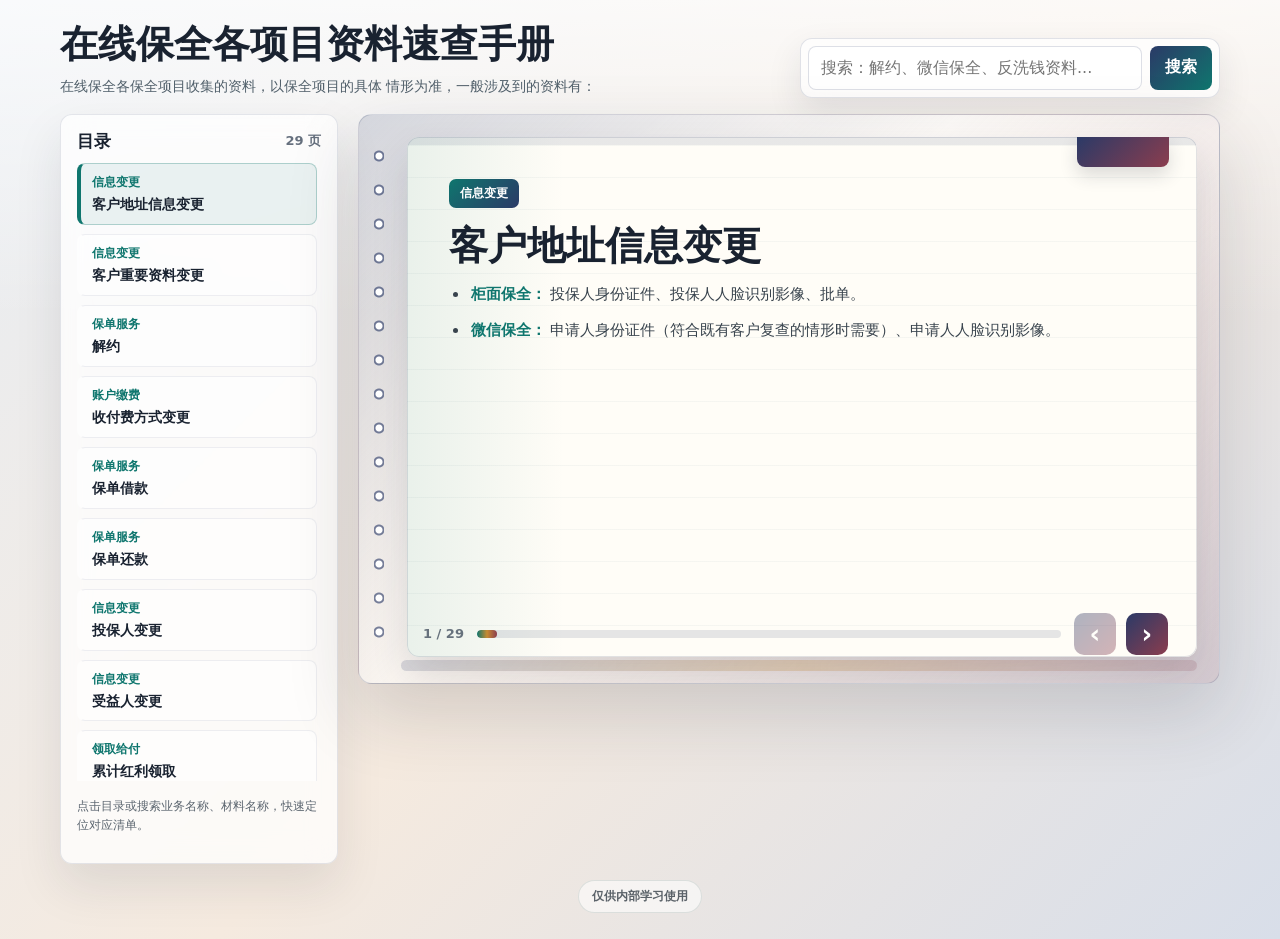
<file: index.html>
<!doctype html>
<html lang="zh-CN">
<head>
  <meta charset="utf-8">
  <meta name="viewport" content="width=device-width, initial-scale=1">
  <title>在线保全各项目资料速查手册</title>
  <style>
    :root {
      --ink: #192230;
      --muted: #66707e;
      --paper: #fffdf7;
      --paper-line: rgba(36, 79, 93, .085);
      --cover: #2b3a67;
      --cover-2: #8b3d4e;
      --accent: #0f766e;
      --gold: #c78b32;
      --line: rgba(25, 34, 48, .13);
      --panel: rgba(255,255,255,.8);
      --shadow: rgba(28, 39, 58, .16);
    }
    * { box-sizing: border-box; }
    html, body { width: 100%; max-width: 100%; overflow-x: hidden; }
    body {
      min-height: 100vh;
      margin: 0;
      color: var(--ink);
      font-family: "Microsoft YaHei", "PingFang SC", system-ui, sans-serif;
      background:
        linear-gradient(180deg, rgba(255,255,255,.74), rgba(255,255,255,0) 34%),
        linear-gradient(135deg, #e8edf3 0%, #f5eadf 52%, #d8dee9 100%);
    }
    button, input { font: inherit; }
    .app { width: min(1160px, calc(100vw - 28px)); margin: 0 auto; padding: 22px 0 26px; }
    .hero { display: grid; grid-template-columns: minmax(0, 1fr) minmax(280px, 420px); gap: 18px; align-items: end; margin-bottom: 16px; }
    h1 { margin: 0 0 8px; font-size: clamp(22px, 3.2vw, 38px); line-height: 1.18; letter-spacing: 0; }
    .subtitle { max-width: 680px; margin: 0; color: #51606b; font-size: 14px; line-height: 1.65; }
    .search { display: grid; grid-template-columns: minmax(0, 1fr) auto; gap: 8px; padding: 7px; border: 1px solid rgba(43,58,103,.14); border-radius: 12px; background: rgba(255,255,255,.72); box-shadow: 0 14px 34px rgba(28,39,58,.1); backdrop-filter: blur(14px); }
    .search input { min-width: 0; height: 44px; border: 1px solid rgba(43,58,103,.16); border-radius: 8px; padding: 0 12px; outline: 0; background: rgba(255,255,255,.96); }
    .search input:focus { border-color: rgba(15,118,110,.62); box-shadow: 0 0 0 3px rgba(15,118,110,.13); }
    .btn { min-height: 42px; border: 0; border-radius: 8px; padding: 0 15px; color: #fff; font-weight: 850; background: linear-gradient(135deg, var(--cover), var(--accent)); cursor: pointer; }
    .workspace { display: grid; grid-template-columns: 278px minmax(0, 1fr); gap: 20px; align-items: stretch; }
    .side { display: flex; flex-direction: column; min-height: 570px; max-height: calc(100vh - 150px); padding: 16px; border: 1px solid rgba(43,58,103,.12); border-radius: 12px; background: rgba(255,255,255,.74); box-shadow: 0 22px 48px rgba(28,39,58,.1); backdrop-filter: blur(14px); }
    .side-title { display: flex; justify-content: space-between; gap: 10px; align-items: center; margin-bottom: 12px; }
    .side-title h2 { margin: 0; font-size: 17px; line-height: 1.2; }
    .counter { color: var(--muted); font-size: 13px; font-weight: 800; }
    .toc { display: grid; gap: 9px; margin: 0; padding: 0 4px 0 0; overflow-y: auto; list-style: none; }
    .toc button { width: 100%; border: 1px solid rgba(43,58,103,.08); border-left: 4px solid transparent; border-radius: 8px; padding: 10px 11px; color: var(--ink); text-align: left; background: rgba(255,255,255,.54); cursor: pointer; }
    .toc button.active { border-color: rgba(15,118,110,.28); border-left-color: var(--accent); background: rgba(15,118,110,.08); }
    .toc-category { display: block; margin-bottom: 4px; color: var(--accent); font-size: 12px; font-weight: 900; }
    .toc-title { display: block; font-size: 14px; font-weight: 850; line-height: 1.35; }
    .tip-note { margin-top: auto; padding-top: 16px; color: #5c6670; font-size: 12px; line-height: 1.6; }
    .reader { position: relative; min-height: 570px; padding: 22px 22px 22px 34px; border: 1px solid rgba(43,58,103,.18); border-radius: 14px; background: linear-gradient(135deg, rgba(43,58,103,.16), rgba(255,255,255,.5) 42%, rgba(139,61,78,.14)); box-shadow: 0 30px 72px var(--shadow); overflow: hidden; }
    .reader::before { content: ""; position: absolute; inset: 24px auto 24px 15px; width: 10px; border-radius: 999px; background: radial-gradient(circle, #fff 0 3px, rgba(43,58,103,.62) 4px 5px, transparent 6px) 0 0 / 10px 34px repeat-y; z-index: 3; }
    .reader::after { content: ""; position: absolute; right: 22px; bottom: 12px; left: 42px; height: 11px; border-radius: 999px; background: linear-gradient(90deg, rgba(43,58,103,.18), rgba(199,139,50,.28), rgba(139,61,78,.18)); opacity: .9; }
    .paper-stack { position: relative; min-height: 520px; height: 100%; margin-left: 14px; }
    .paper-stack::before, .paper-stack::after { content: ""; position: absolute; inset: 12px 0 0 12px; border-radius: 12px; background: #dfe8ea; opacity: .72; }
    .paper-stack::after { inset: 6px 0 0 6px; background: #f4efe8; opacity: .9; }
    .page { position: relative; z-index: 2; min-height: 520px; padding: clamp(28px, 4vw, 42px) clamp(24px, 4vw, 42px) 78px; border-radius: 12px; background: linear-gradient(180deg, rgba(43,58,103,.11) 0 8px, transparent 8px), linear-gradient(90deg, rgba(15,118,110,.09), transparent 20%), repeating-linear-gradient(0deg, transparent 0 31px, var(--paper-line) 32px), var(--paper); box-shadow: inset 0 0 0 1px rgba(43,58,103,.14), 0 18px 36px rgba(28,39,58,.13); overflow: hidden; transition: opacity .18s ease, transform .18s ease; }
    .page::before { content: ""; position: absolute; top: 0; right: 28px; width: 92px; height: 30px; border-radius: 0 0 8px 8px; background: linear-gradient(135deg, var(--cover), var(--cover-2)); box-shadow: 0 8px 18px rgba(28,39,58,.16); }
    .page.is-leaving { opacity: .2; transform: translateX(-10px); }
    .page.is-entering { animation: pageEnter .28s ease-out; }
    @keyframes pageEnter { from { opacity: .18; transform: translateX(12px); } to { opacity: 1; transform: translateX(0); } }
    .page-flash { position: absolute; inset: 22px 22px 22px 36px; z-index: 4; display: none; border-radius: 16px; background: linear-gradient(90deg, rgba(255,250,240,.98), rgba(255,250,240,.86)); box-shadow: 0 16px 32px rgba(24,32,38,.14); pointer-events: none; }
    .page-flash.active.forward { display: block; animation: sheetForward .3s ease-out forwards; }
    .page-flash.active.backward { display: block; animation: sheetBackward .3s ease-out forwards; }
    @keyframes sheetForward { from { opacity: .95; transform: translateX(0) scale(1); } to { opacity: 0; transform: translateX(-34px) scale(.985); } }
    @keyframes sheetBackward { from { opacity: .95; transform: translateX(0) scale(1); } to { opacity: 0; transform: translateX(34px) scale(.985); } }
    .category { display: inline-flex; align-items: center; min-height: 28px; padding: 6px 11px; border-radius: 7px; color: #fff; font-size: 12px; font-weight: 900; background: linear-gradient(135deg, var(--accent), var(--cover)); }
    .page h2 { margin: 16px 0 14px; font-size: clamp(24px, 3.4vw, 39px); line-height: 1.13; letter-spacing: 0; overflow-wrap: anywhere; }
    .content { max-width: 790px; color: #38434d; font-size: 15px; line-height: 1.72; }
    .content ul { display: grid; gap: 10px; margin: 0; padding-left: 20px; }
    .content li { padding-left: 2px; }
    .channel { display: inline-block; margin-right: 4px; color: var(--accent); font-weight: 950; }
    mark { border-radius: 4px; padding: 1px 3px; color: inherit; background: rgba(199,139,50,.4); }
    .reader-footer { position: absolute; right: clamp(30px, 4vw, 54px); bottom: 28px; left: clamp(44px, 5vw, 68px); z-index: 5; display: grid; grid-template-columns: auto 1fr auto; gap: 13px; align-items: center; color: #66717c; font-size: 13px; font-weight: 800; }
    .progress { height: 8px; overflow: hidden; border-radius: 999px; background: rgba(43,58,103,.12); }
    .progress span { display: block; width: var(--progress, 0%); height: 100%; border-radius: inherit; background: linear-gradient(90deg, var(--accent), var(--gold), var(--cover-2)); transition: width .24s ease; }
    .reader-actions { display: flex; gap: 10px; }
    .icon-btn { display: grid; place-items: center; width: 42px; height: 42px; border: 0; border-radius: 10px; color: #fff; font-size: 26px; line-height: 1; background: linear-gradient(135deg, var(--cover), var(--cover-2)); cursor: pointer; }
    .icon-btn:disabled { opacity: .38; cursor: default; }
    .status { min-height: 0; margin-top: 8px; color: #4f5b66; font-size: 13px; text-align: right; }
    .internal-note { width: fit-content; margin: 16px auto 0; padding: 7px 13px; border: 1px solid rgba(21,66,61,.12); border-radius: 999px; color: rgba(31,42,51,.72); font-size: 12px; font-weight: 850; text-align: center; background: rgba(255,255,255,.56); }
    .mobile-tools, .mobile-drawer { display: none; }
    .drawer-backdrop { position: fixed; inset: 0; z-index: 30; display: none; background: rgba(18,28,34,.38); opacity: 0; transition: opacity .18s ease; }
    .drawer-backdrop.open { display: block; opacity: 1; }
    @media (max-width: 900px) {
      .hero, .workspace { grid-template-columns: 1fr; }
      .side { display: none; }
      .app { width: min(100vw - 18px, 1160px); padding: 10px 0 18px; }
      .hero { gap: 8px; margin-bottom: 10px; }
      h1 { font-size: 18px; line-height: 1.22; margin-bottom: 6px; }
      .subtitle { font-size: 12px; line-height: 1.45; }
      .search { grid-template-columns: minmax(0, 1fr) 72px; gap: 6px; padding: 6px; border-radius: 10px; }
      .search input, .search .btn { height: 36px; min-height: 36px; font-size: 13px; }
      .search input { padding: 0 10px; }
      .search .btn { padding: 0 10px; }
      .mobile-tools { display: grid; grid-template-columns: auto 1fr auto; gap: 8px; align-items: center; margin: 0 0 10px; padding: 8px; border: 1px solid rgba(43,58,103,.12); border-radius: 10px; background: rgba(255,255,255,.7); box-shadow: 0 10px 24px rgba(28,39,58,.08); backdrop-filter: blur(10px); }
      .mobile-tools button { height: 34px; min-height: 34px; padding: 0 12px; border: 0; border-radius: 8px; color: #fff; font-size: 13px; font-weight: 900; background: linear-gradient(135deg, var(--cover), var(--accent)); }
      .mobile-page-meta { min-width: 0; color: #34424b; font-size: 13px; font-weight: 850; overflow: hidden; text-overflow: ellipsis; white-space: nowrap; text-align: center; }
      .mobile-category { justify-self: end; max-width: 86px; padding: 7px 9px; border: 1px solid rgba(139,61,78,.18); border-radius: 8px; color: var(--cover-2); font-size: 12px; font-weight: 900; overflow: hidden; text-overflow: ellipsis; white-space: nowrap; background: rgba(139,61,78,.07); }
      .reader { min-height: 0; padding: 12px 10px 18px 22px; border-radius: 13px; overflow: visible; box-shadow: 0 18px 42px rgba(28,39,58,.18); }
      .reader::before { inset: 14px auto 18px 8px; width: 8px; background-size: 8px 30px; }
      .reader::after { right: 12px; bottom: -7px; left: 24px; height: 12px; }
      .paper-stack { min-height: 470px; margin-left: 0; }
      .paper-stack::before { inset: 8px 0 0 7px; }
      .paper-stack::after { inset: 4px 0 0 4px; }
      .page { min-height: 470px; padding: 23px 18px 64px; border-radius: 11px; }
      .page::before { right: 18px; width: 76px; height: 24px; border-radius: 0 0 7px 7px; }
      .page h2 { margin-top: 15px; font-size: clamp(22px, 6.8vw, 30px); }
      .content { font-size: 14px; line-height: 1.68; }
      .content ul { gap: 8px; padding-left: 18px; }
      .page-flash { inset: 12px 10px 18px 18px; border-radius: 14px; }
      .reader-footer { right: 26px; bottom: 18px; left: 34px; grid-template-columns: 1fr auto; }
      .reader-footer .progress { grid-column: 1 / -1; grid-row: 1; }
      .reader-footer .page-label { grid-column: 1; grid-row: 2; }
      .reader-actions { grid-column: 2; grid-row: 2; }
      .icon-btn { width: 40px; height: 40px; font-size: 24px; }
      .status { text-align: left; font-size: 13px; }
      .internal-note { margin-top: 15px; padding: 7px 12px; font-size: 12px; }
      .mobile-drawer { position: fixed; right: 0; bottom: 0; left: 0; z-index: 40; display: flex; flex-direction: column; max-height: 76vh; padding: 12px 12px calc(14px + env(safe-area-inset-bottom)); border-radius: 14px 14px 0 0; background: #fbfaf4; box-shadow: 0 -18px 44px rgba(28,39,58,.24); transform: translateY(104%); transition: transform .22s ease; }
      .mobile-drawer.open { transform: translateY(0); }
      .mobile-drawer-head { display: grid; grid-template-columns: 1fr auto; gap: 10px; align-items: center; padding: 2px 2px 10px; }
      .mobile-drawer-title { margin: 0; color: #1f2a33; font-size: 16px; font-weight: 950; }
      .mobile-drawer-close { width: 36px; height: 36px; border: 0; border-radius: 9px; color: #fff; font-size: 24px; line-height: 1; background: linear-gradient(135deg, var(--cover), var(--cover-2)); }
      .mobile-toc { display: grid; gap: 10px; margin: 0; padding: 0 2px 4px; overflow: auto; list-style: none; }
      .mobile-toc-group { display: grid; gap: 6px; }
      .mobile-toc-group-title { position: sticky; top: 0; z-index: 1; padding: 8px 2px 5px; color: var(--accent); font-size: 12px; font-weight: 950; background: #fbfaf4; }
      .mobile-toc button { width: 100%; min-height: 42px; padding: 9px 10px; border: 1px solid rgba(43,58,103,.12); border-left: 4px solid transparent; border-radius: 8px; color: #26313a; font-size: 14px; font-weight: 850; line-height: 1.25; text-align: left; background: rgba(255,255,255,.76); }
      .mobile-toc button.active { border-color: rgba(15,118,110,.32); border-left-color: var(--accent); color: var(--cover); background: rgba(15,118,110,.08); }
    }
  </style>
</head>
<body>
  <main class="app">
    <section class="hero" aria-label="知识小书工具栏">
      <div>
        <h1>在线保全各项目资料速查手册</h1>
        <p class="subtitle">在线保全各保全项目收集的资料，以保全项目的具体 情形为准，一般涉及到的资料有：</p>
      </div>
      <form class="search" id="searchForm">
        <input id="searchInput" type="search" placeholder="搜索：解约、微信保全、反洗钱资料..." autocomplete="off">
        <button class="btn" type="submit">搜索</button>
      </form>
    </section>
    <section class="mobile-tools" aria-label="手机目录工具栏">
      <button id="mobileTocBtn" type="button">目录</button>
      <span class="mobile-page-meta" id="mobilePageMeta"></span>
      <span class="mobile-category" id="mobileCategory"></span>
    </section>
    <section class="workspace" aria-label="知识阅读器">
      <aside class="side" aria-label="知识目录">
        <div class="side-title"><h2>目录</h2><span class="counter" id="counter"></span></div>
        <ol class="toc" id="toc"></ol>
        <p class="tip-note">点击目录或搜索业务名称、材料名称，快速定位对应清单。</p>
      </aside>
      <div>
        <article class="reader">
          <div class="paper-stack">
            <section class="page" id="page" aria-label="当前知识点">
              <div class="category" id="pageTag"></div>
              <h2 id="pageTitle"></h2>
              <div class="content" id="pageContent"></div>
            </section>
          </div>
          <div class="page-flash" id="pageFlash" aria-hidden="true"></div>
          <footer class="reader-footer">
            <span class="page-label" id="pageNumber"></span>
            <div class="progress"><span id="progressBar"></span></div>
            <div class="reader-actions">
              <button class="icon-btn" id="prevBtn" type="button" aria-label="上一页">‹</button>
              <button class="icon-btn" id="nextBtn" type="button" aria-label="下一页">›</button>
            </div>
          </footer>
        </article>
        <div class="status" id="resultText" aria-live="polite"></div>
      </div>
    </section>
    <p class="internal-note">仅供内部学习使用</p>
  </main>
  <div class="drawer-backdrop" id="drawerBackdrop" aria-hidden="true"></div>
  <section class="mobile-drawer" id="mobileDrawer" aria-label="手机目录" aria-hidden="true">
    <div class="mobile-drawer-head">
      <h2 class="mobile-drawer-title">目录</h2>
      <button class="mobile-drawer-close" id="mobileDrawerClose" type="button" aria-label="关闭目录">×</button>
    </div>
    <div class="mobile-toc" id="mobileToc"></div>
  </section>
  <script>
    const tips = [
      {
            "category": "信息变更",
            "title": "客户地址信息变更",
            "keywords": [
                  "客户地址信息变更",
                  "信息变更",
                  "柜面保全",
                  "微信保全",
                  "身份证件",
                  "人脸识别影像",
                  "投保人身份证件",
                  "投保人人脸识别影像",
                  "批单",
                  "申请人身份证件",
                  "符合既有客户复查的情形时需要",
                  "申请人人脸识别影像"
            ],
            "content": [
                  "柜面保全：投保人身份证件、投保人人脸识别影像、批单。",
                  "微信保全：申请人身份证件（符合既有客户复查的情形时需要）、申请人人脸识别影像。"
            ]
      },
      {
            "category": "信息变更",
            "title": "客户重要资料变更",
            "keywords": [
                  "客户重要资料变更",
                  "信息变更",
                  "柜面保全",
                  "微信保全",
                  "身份证件",
                  "人脸识别影像",
                  "申请人身份证件",
                  "申请人人脸识别影像",
                  "财务资料",
                  "其他证明文件",
                  "反洗钱资料",
                  "涉及反洗钱时需要",
                  "批单",
                  "被变更人身份证件"
            ],
            "content": [
                  "柜面保全：申请人身份证件、申请人人脸识别影像、财务资料、其他证明文件、反洗钱资料（涉及反洗钱时需要）、批单。",
                  "微信保全：申请人身份证件、申请人人脸识别影像、被变更人身份证件、其他证明文件、财务资料（新添加银行账户时需要）、签字、微信反洗钱资料（涉及反洗钱时需要）。"
            ]
      },
      {
            "category": "保单服务",
            "title": "解约",
            "keywords": [
                  "解约",
                  "保单服务",
                  "柜面保全",
                  "微信保全",
                  "身份证件",
                  "人脸识别影像",
                  "投保人身份证件",
                  "投保人人脸识别影像",
                  "财务资料",
                  "遗失声明书",
                  "保险合同及现价表",
                  "反洗钱资料",
                  "涉及反洗钱时需要",
                  "批单"
            ],
            "content": [
                  "柜面保全：投保人身份证件、投保人人脸识别影像、财务资料、遗失声明书、保险合同及现价表、反洗钱资料（涉及反洗钱时需要）、批单。",
                  "微信保全：投保人身份证件、投保人人脸识别影像、财务资料（新添加银行账户时需要）、签字、微信反洗钱资料（涉及反洗钱时需要）、退保劝阻（经代渠道保单需要）、风险提示函。"
            ]
      },
      {
            "category": "账户缴费",
            "title": "收付费方式变更",
            "keywords": [
                  "收付费方式变更",
                  "账户缴费",
                  "柜面保全",
                  "微信保全",
                  "身份证件",
                  "人脸识别影像",
                  "投保人身份证件",
                  "投保人人脸识别影像",
                  "财务资料",
                  "反洗钱资料",
                  "涉及反洗钱时需要",
                  "批单",
                  "签字"
            ],
            "content": [
                  "柜面保全：投保人身份证件、投保人人脸识别影像、财务资料、反洗钱资料（涉及反洗钱时需要）、批单。",
                  "微信保全：投保人身份证件、投保人人脸识别影像、财务资料、签字、微信反洗钱资料（涉及反洗钱时需要）。"
            ]
      },
      {
            "category": "保单服务",
            "title": "保单借款",
            "keywords": [
                  "保单借款",
                  "保单服务",
                  "柜面保全",
                  "微信保全",
                  "身份证件",
                  "人脸识别影像",
                  "投保人身份证件",
                  "投保人人脸识别影像",
                  "被保险人身份证件",
                  "被保险人人脸识别影像",
                  "申请书",
                  "财务资料",
                  "反洗钱资料",
                  "涉及反洗钱时需要",
                  "批单"
            ],
            "content": [
                  "柜面保全：投保人身份证件、投保人人脸识别影像、被保险人身份证件、被保险人人脸识别影像、申请书、财务资料、反洗钱资料（涉及反洗钱时需要）、批单。",
                  "微信保全：投保人身份证件、投保人人脸识别影像、被保险人身份证件、被保险人人脸识别影像、财务资料（新添加银行账户时需要）、签字、微信反洗钱资料（涉及反洗钱时需要）、风险提示函。"
            ]
      },
      {
            "category": "保单服务",
            "title": "保单还款",
            "keywords": [
                  "保单还款",
                  "保单服务",
                  "柜面保全",
                  "微信保全",
                  "身份证件",
                  "人脸识别影像",
                  "投保人身份证件",
                  "投保人人脸识别影像",
                  "财务资料",
                  "反洗钱资料",
                  "涉及反洗钱时需要",
                  "批单",
                  "新添加银行账户时需要"
            ],
            "content": [
                  "柜面保全：投保人身份证件、投保人人脸识别影像、财务资料、反洗钱资料（涉及反洗钱时需要）、批单。",
                  "微信保全：投保人身份证件、投保人人脸识别影像、财务资料（新添加银行账户时需要）、签字、微信反洗钱资料（涉及反洗钱时需要）。"
            ]
      },
      {
            "category": "信息变更",
            "title": "投保人变更",
            "keywords": [
                  "投保人变更",
                  "信息变更",
                  "柜面保全",
                  "微信保全",
                  "身份证件",
                  "人脸识别影像",
                  "原投保人身份证件",
                  "原投保人人脸识别影像",
                  "新投保人身份证件",
                  "新投保人人脸识别影像",
                  "被保险人身份证件",
                  "被保险人人脸识别影像",
                  "原投保人财务资料",
                  "涉及补退费时需要",
                  "新投保人财务资料",
                  "签字",
                  "微信反洗钱资料"
            ],
            "content": [
                  "微信保全：原投保人身份证件、原投保人人脸识别影像、新投保人身份证件、新投保人人脸识别影像、被保险人身份证件、被保险人人脸识别影像、原投保人财务资料（涉及补退费时需要）、新投保人财务资料、签字、微信反洗钱资料（涉及反洗钱时需要）、《个人税收居民身份声明文件》、《健告声明书》、《投保人变更业务风险提示确认书》。"
            ]
      },
      {
            "category": "信息变更",
            "title": "受益人变更",
            "keywords": [
                  "受益人变更",
                  "信息变更",
                  "柜面保全",
                  "微信保全",
                  "身份证件",
                  "人脸识别影像",
                  "被保险人身份证件",
                  "被保险人人脸识别影像",
                  "受益人身份证件",
                  "反洗钱资料",
                  "涉及反洗钱时需要",
                  "批单",
                  "申请人身份证件",
                  "申请人人脸识别影像",
                  "签字"
            ],
            "content": [
                  "柜面保全：被保险人身份证件、被保险人人脸识别影像、受益人身份证件、反洗钱资料（涉及反洗钱时需要）、批单。",
                  "微信保全：申请人身份证件、申请人人脸识别影像、受益人身份证件、签字、微信反洗钱资料（涉及反洗钱时需要）。"
            ]
      },
      {
            "category": "领取给付",
            "title": "累计红利领取",
            "keywords": [
                  "累计红利领取",
                  "领取给付",
                  "柜面保全",
                  "微信保全",
                  "身份证件",
                  "人脸识别影像",
                  "投保人身份证件",
                  "投保人人脸识别影像",
                  "财务资料",
                  "反洗钱资料",
                  "涉及反洗钱时需要",
                  "批单",
                  "新添加银行账户时需要"
            ],
            "content": [
                  "柜面保全：投保人身份证件、投保人人脸识别影像、财务资料、反洗钱资料（涉及反洗钱时需要）、批单。",
                  "微信保全：投保人身份证件、投保人人脸识别影像、财务资料（新添加银行账户时需要）、签字、微信反洗钱资料（涉及反洗钱时需要）。"
            ]
      },
      {
            "category": "领取给付",
            "title": "年金、满期金领取",
            "keywords": [
                  "年金、满期金领取",
                  "领取给付",
                  "柜面保全",
                  "微信保全",
                  "身份证件",
                  "人脸识别影像",
                  "受益人身份证件",
                  "监护人身份证件",
                  "监护人申请时需要",
                  "受益人",
                  "监护人",
                  "被保人人脸识别影像",
                  "财务资料",
                  "监护关系证明",
                  "被保人证明文件",
                  "反洗钱资料"
            ],
            "content": [
                  "柜面保全：受益人身份证件、监护人身份证件（监护人申请时需要）、受益人（监护人）人脸识别影像、被保人人脸识别影像、财务资料、监护关系证明、被保人证明文件、反洗钱资料（涉及反洗钱时需要）、批单。",
                  "微信保全：受益人身份证件、受益人人脸识别影像、被保险人身份证件、被保险人人脸识别影像、被保险人生存证明、财务资料、签字、《个人税收居民身份声明文件》、微信反洗钱资料（涉及反洗钱时需要）。"
            ]
      },
      {
            "category": "领取给付",
            "title": "满期领取",
            "keywords": [
                  "满期领取",
                  "领取给付",
                  "柜面保全",
                  "微信保全",
                  "身份证件",
                  "人脸识别影像",
                  "受益人身份证件",
                  "受益人人脸识别影像",
                  "满期保险金转保授权书",
                  "财务资料",
                  "反洗钱资料",
                  "涉及反洗钱时需要",
                  "批单",
                  "遗失声明书",
                  "保险合同及现价表",
                  "满期受益人身份证件"
            ],
            "content": [
                  "柜面保全：受益人身份证件、受益人人脸识别影像、满期保险金转保授权书、财务资料、反洗钱资料（涉及反洗钱时需要）、批单、遗失声明书、保险合同及现价表。",
                  "微信保全：满期受益人身份证件、满期受益人人脸识别影像、被保险人身份证件、被保险人人脸识别影像、被保险人生存证明、财务资料、签字、《个人税收居民身份声明文件》、微信反洗钱资料（涉及反洗钱时需要）。"
            ]
      },
      {
            "category": "保单服务",
            "title": "保单复效",
            "keywords": [
                  "保单复效",
                  "保单服务",
                  "柜面保全",
                  "微信保全",
                  "身份证件",
                  "人脸识别影像",
                  "投保人身份证件",
                  "投保人人脸识别影像",
                  "被保险人身份证件",
                  "被保险人人脸识别影像",
                  "签字",
                  "财务资料",
                  "新添加银行账户时需要",
                  "健康声明书",
                  "微信反洗钱资料",
                  "涉及反洗钱时需要"
            ],
            "content": [
                  "微信保全：投保人身份证件、投保人人脸识别影像、被保险人身份证件、被保险人人脸识别影像、签字、财务资料（新添加银行账户时需要）、《健康声明书》、微信反洗钱资料（涉及反洗钱时需要）。"
            ]
      },
      {
            "category": "保单服务",
            "title": "保单补发",
            "keywords": [
                  "保单补发",
                  "保单服务",
                  "柜面保全",
                  "微信保全",
                  "身份证件",
                  "人脸识别影像",
                  "投保人身份证件",
                  "投保人人脸识别影像",
                  "财务资料",
                  "反洗钱资料",
                  "涉及反洗钱时需要",
                  "批单",
                  "新添加银行账户时需要"
            ],
            "content": [
                  "柜面保全：投保人身份证件、投保人人脸识别影像、财务资料、反洗钱资料（涉及反洗钱时需要）、批单。",
                  "微信保全：投保人身份证件、投保人人脸识别影像、财务资料（新添加银行账户时需要）、签字、微信反洗钱资料（涉及反洗钱时需要）。"
            ]
      },
      {
            "category": "领取给付",
            "title": "万能险部分领取",
            "keywords": [
                  "万能险部分领取",
                  "领取给付",
                  "柜面保全",
                  "微信保全",
                  "身份证件",
                  "人脸识别影像",
                  "投保人身份证件",
                  "投保人人脸识别影像",
                  "财务资料",
                  "反洗钱资料",
                  "涉及反洗钱时需要",
                  "批单",
                  "新添加银行账户时需要"
            ],
            "content": [
                  "柜面保全：投保人身份证件、投保人人脸识别影像、财务资料、反洗钱资料（涉及反洗钱时需要）、批单。",
                  "微信保全：投保人身份证件、投保人人脸识别影像、财务资料（新添加银行账户时需要）、签字、微信反洗钱资料（涉及反洗钱时需要）、风险提示函。"
            ]
      },
      {
            "category": "领取给付",
            "title": "生存金领取方式变更",
            "keywords": [
                  "生存金领取方式变更",
                  "领取给付",
                  "柜面保全",
                  "微信保全",
                  "身份证件",
                  "人脸识别影像",
                  "投保人身份证件",
                  "投保人人脸识别影像",
                  "批单"
            ],
            "content": [
                  "柜面保全：投保人身份证件、投保人人脸识别影像、批单。",
                  "微信保全：投保人人脸识别影像。"
            ]
      },
      {
            "category": "领取给付",
            "title": "年金、满期金给付账号变更",
            "keywords": [
                  "年金、满期金给付账号变更",
                  "领取给付",
                  "柜面保全",
                  "微信保全",
                  "身份证件",
                  "人脸识别影像",
                  "受益人身份证件",
                  "受益人人脸识别影像",
                  "财务资料",
                  "反洗钱资料",
                  "涉及反洗钱时需要",
                  "批单",
                  "被保险人身份证件",
                  "被保险人人脸识别影像"
            ],
            "content": [
                  "柜面保全：受益人身份证件、受益人人脸识别影像、财务资料、反洗钱资料（涉及反洗钱时需要）、批单。",
                  "微信保全：受益人身份证件、受益人人脸识别影像、被保险人身份证件、被保险人人脸识别影像、被保险人生存证明、财务资料、签字、微信反洗钱资料（涉及反洗钱时需要）。"
            ]
      },
      {
            "category": "保单服务",
            "title": "不续保",
            "keywords": [
                  "不续保",
                  "保单服务",
                  "柜面保全",
                  "微信保全",
                  "身份证件",
                  "人脸识别影像",
                  "投保人身份证件",
                  "投保人人脸识别影像",
                  "反洗钱资料",
                  "涉及反洗钱时需要",
                  "批单",
                  "签字"
            ],
            "content": [
                  "柜面保全：投保人身份证件、投保人人脸识别影像、反洗钱资料（涉及反洗钱时需要）、批单。",
                  "微信保全：投保人身份证件、投保人人脸识别影像、签字。"
            ]
      },
      {
            "category": "保障变更",
            "title": "新增附约",
            "keywords": [
                  "新增附约",
                  "保障变更",
                  "柜面保全",
                  "微信保全",
                  "身份证件",
                  "人脸识别影像",
                  "投保人身份证件",
                  "投保人人脸识别影像",
                  "被保险人身份证件",
                  "被保险人人脸识别影像",
                  "签字",
                  "财务资料",
                  "新添加银行账户时需要",
                  "健康声明书",
                  "微信反洗钱资料",
                  "涉及反洗钱时需要"
            ],
            "content": [
                  "微信保全：投保人身份证件、投保人人脸识别影像、被保险人身份证件、被保险人人脸识别影像、签字、财务资料（新添加银行账户时需要）、《健康声明书》、微信反洗钱资料（涉及反洗钱时需要）。"
            ]
      },
      {
            "category": "账户缴费",
            "title": "追加保费",
            "keywords": [
                  "追加保费",
                  "账户缴费",
                  "柜面保全",
                  "微信保全",
                  "身份证件",
                  "人脸识别影像",
                  "投保人身份证件",
                  "投保人人脸识别影像",
                  "财务资料",
                  "反洗钱资料",
                  "涉及反洗钱时需要",
                  "批单",
                  "新添加银行账户时需要"
            ],
            "content": [
                  "柜面保全：投保人身份证件、投保人人脸识别影像、财务资料、反洗钱资料（涉及反洗钱时需要）、批单。",
                  "微信保全：投保人身份证件、投保人人脸识别影像、财务资料（新添加银行账户时需要）、签字、微信反洗钱资料（涉及反洗钱时需要）。"
            ]
      },
      {
            "category": "保障变更",
            "title": "加保",
            "keywords": [
                  "加保",
                  "保障变更",
                  "柜面保全",
                  "微信保全",
                  "身份证件",
                  "人脸识别影像",
                  "投保人身份证件",
                  "投保人人脸识别影像",
                  "被保险人身份证件",
                  "被保险人人脸识别影像",
                  "签字",
                  "财务资料",
                  "新添加银行账户时需要",
                  "微信反洗钱资料",
                  "涉及反洗钱时需要"
            ],
            "content": [
                  "微信保全：投保人身份证件、投保人人脸识别影像、被保险人身份证件、被保险人人脸识别影像、签字、财务资料（新添加银行账户时需要）、微信反洗钱资料（涉及反洗钱时需要）。"
            ]
      },
      {
            "category": "保障变更",
            "title": "增补告知",
            "keywords": [
                  "增补告知",
                  "保障变更",
                  "柜面保全",
                  "微信保全",
                  "身份证件",
                  "人脸识别影像",
                  "投保人身份证件",
                  "投保人人脸识别影像",
                  "签字",
                  "病历"
            ],
            "content": [
                  "微信保全：投保人身份证件、投保人人脸识别影像、签字、病历。"
            ]
      },
      {
            "category": "领取给付",
            "title": "红利选择权变更",
            "keywords": [
                  "红利选择权变更",
                  "领取给付",
                  "柜面保全",
                  "微信保全",
                  "身份证件",
                  "人脸识别影像",
                  "投保人人脸识别影像"
            ],
            "content": [
                  "微信保全：投保人人脸识别影像。"
            ]
      },
      {
            "category": "信息变更",
            "title": "职业变更",
            "keywords": [
                  "职业变更",
                  "信息变更",
                  "柜面保全",
                  "微信保全",
                  "身份证件",
                  "人脸识别影像",
                  "投保人人脸识别影像"
            ],
            "content": [
                  "微信保全：投保人人脸识别影像。"
            ]
      },
      {
            "category": "保单服务",
            "title": "减保",
            "keywords": [
                  "减保",
                  "保单服务",
                  "柜面保全",
                  "微信保全",
                  "身份证件",
                  "人脸识别影像",
                  "投保人身份证件",
                  "投保人人脸识别影像",
                  "财务资料",
                  "新添加银行账户时需要",
                  "反洗钱资料",
                  "涉及反洗钱时需要"
            ],
            "content": [
                  "柜面保全：投保人身份证件、投保人人脸识别影像、财务资料（新添加银行账户时需要）、反洗钱资料（涉及反洗钱时需要）。",
                  "微信保全：投保人身份证件、投保人人脸识别影像、财务资料（新添加银行账户时需要）、签字、微信反洗钱资料（涉及反洗钱时需要）。"
            ]
      },
      {
            "category": "账户缴费",
            "title": "缴费方式变更",
            "keywords": [
                  "缴费方式变更",
                  "账户缴费",
                  "柜面保全",
                  "微信保全",
                  "身份证件",
                  "人脸识别影像",
                  "投保人身份证件",
                  "投保人人脸识别影像",
                  "财务资料",
                  "反洗钱资料",
                  "涉及反洗钱时需要",
                  "批单"
            ],
            "content": [
                  "柜面保全：投保人身份证件、投保人人脸识别影像、财务资料、反洗钱资料（涉及反洗钱时需要）、批单。"
            ]
      },
      {
            "category": "保障变更",
            "title": "计划保障变更",
            "keywords": [
                  "计划保障变更",
                  "保障变更",
                  "柜面保全",
                  "微信保全",
                  "身份证件",
                  "人脸识别影像",
                  "投保人身份证件",
                  "投保人人脸识别影像",
                  "被保险人身份证件",
                  "被保险人人脸识别影像",
                  "签字",
                  "财务资料",
                  "新添加银行账户时需要",
                  "健康声明书",
                  "计划保障升高时需要"
            ],
            "content": [
                  "微信保全：投保人身份证件、投保人人脸识别影像、被保险人身份证件、被保险人人脸识别影像、签字、财务资料（新添加银行账户时需要）、《健康声明书》（计划保障升高时需要）。"
            ]
      },
      {
            "category": "保单服务",
            "title": "复缴",
            "keywords": [
                  "复缴",
                  "保单服务",
                  "柜面保全",
                  "微信保全",
                  "身份证件",
                  "人脸识别影像",
                  "投保人人脸识别影像"
            ],
            "content": [
                  "微信保全：投保人人脸识别影像。"
            ]
      },
      {
            "category": "其他业务",
            "title": "缓缴期解除",
            "keywords": [
                  "缓缴期解除",
                  "其他业务",
                  "柜面保全",
                  "微信保全",
                  "身份证件",
                  "人脸识别影像",
                  "投保人身份证件",
                  "投保人人脸识别影像",
                  "财务资料",
                  "反洗钱资料",
                  "涉及反洗钱时需要",
                  "批单"
            ],
            "content": [
                  "柜面保全：投保人身份证件、投保人人脸识别影像、财务资料、反洗钱资料（涉及反洗钱时需要）、批单。"
            ]
      },
      {
            "category": "保障变更",
            "title": "险种转换",
            "keywords": [
                  "险种转换",
                  "保障变更",
                  "柜面保全",
                  "微信保全",
                  "身份证件",
                  "人脸识别影像",
                  "投保人身份证件",
                  "投保人人脸识别影像",
                  "人身保险投保提示及投保人声明书",
                  "转保变更业务风险提示确认书",
                  "反洗钱资料",
                  "涉及反洗钱时需要",
                  "批单"
            ],
            "content": [
                  "柜面保全：投保人身份证件、投保人人脸识别影像、《人身保险投保提示及投保人声明书》、《转保变更业务风险提示确认书》、反洗钱资料（涉及反洗钱时需要）、批单。"
            ]
      }
];
    let currentPage = 0;
    let lastQuery = "";
    let isTurning = false;
    const $ = selector => document.querySelector(selector);
    const toc = $("#toc"), counter = $("#counter"), page = $("#page"), pageFlash = $("#pageFlash");
    const pageTag = $("#pageTag"), pageTitle = $("#pageTitle"), pageContent = $("#pageContent");
    const progressBar = $("#progressBar"), pageNumber = $("#pageNumber"), resultText = $("#resultText");
    const searchForm = $("#searchForm"), searchInput = $("#searchInput"), prevBtn = $("#prevBtn"), nextBtn = $("#nextBtn");
    const mobileTocBtn = $("#mobileTocBtn"), mobilePageMeta = $("#mobilePageMeta"), mobileCategory = $("#mobileCategory");
    const mobileToc = $("#mobileToc"), mobileDrawer = $("#mobileDrawer"), mobileDrawerClose = $("#mobileDrawerClose"), drawerBackdrop = $("#drawerBackdrop");
    function escapeHtml(value) { return String(value).replace(/&/g, "&amp;").replace(/</g, "&lt;").replace(/>/g, "&gt;").replace(/"/g, "&quot;").replace(/'/g, "&#039;"); }
    function escapeRegExp(value) { return value.replace(/[.*+?^${}()|[\]\\]/g, "\\$&"); }
    function highlight(value, query) {
      const safeValue = escapeHtml(value);
      if (!query) return safeValue;
      return safeValue.replace(new RegExp(`(${escapeRegExp(escapeHtml(query))})`, "gi"), "<mark>$1</mark>");
    }
    function renderToc() {
      counter.textContent = `${tips.length} 页`;
      toc.innerHTML = tips.map((tip, index) => `<li><button type="button" data-index="${index}"><span class="toc-category">${escapeHtml(tip.category)}</span><span class="toc-title">${escapeHtml(tip.title)}</span></button></li>`).join("");
      const groups = tips.reduce((result, tip, index) => { if (!result.has(tip.category)) result.set(tip.category, []); result.get(tip.category).push({ tip, index }); return result; }, new Map());
      mobileToc.innerHTML = [...groups.entries()].map(([category, items]) => `<div class="mobile-toc-group"><div class="mobile-toc-group-title">${escapeHtml(category)}</div>${items.map(({ tip, index }) => `<button type="button" data-index="${index}">${index + 1}. ${escapeHtml(tip.title)}</button>`).join("")}</div>`).join("");
    }
    function setButtons() {
      prevBtn.disabled = currentPage === 0 || isTurning;
      nextBtn.disabled = currentPage === tips.length - 1 || isTurning;
      toc.querySelectorAll("button").forEach((button, index) => { button.classList.toggle("active", index === currentPage); button.disabled = isTurning; });
      mobileToc.querySelectorAll("button").forEach(button => { button.classList.toggle("active", Number(button.dataset.index) === currentPage); button.disabled = isTurning; });
    }
    function formatItem(item, query) {
      const match = String(item).match(/^(柜面保全|微信保全)：(.+)$/);
      if (!match) return highlight(item, query);
      return `<span class="channel">${highlight(match[1], query)}：</span>${highlight(match[2], query)}`;
    }
    function renderPage() {
      const tip = tips[currentPage], query = lastQuery.trim();
      pageTag.textContent = tip.category;
      pageTitle.innerHTML = highlight(tip.title, query);
      pageContent.innerHTML = `<ul>${tip.content.map(item => `<li>${formatItem(item, query)}</li>`).join("")}</ul>`;
      progressBar.style.setProperty("--progress", `${((currentPage + 1) / tips.length) * 100}%`);
      pageNumber.textContent = `${currentPage + 1} / ${tips.length}`;
      mobilePageMeta.textContent = `${currentPage + 1} / ${tips.length}  ${tip.title}`;
      mobileCategory.textContent = tip.category;
      setButtons();
    }
    function openMobileDrawer() { mobileDrawer.classList.add("open"); drawerBackdrop.classList.add("open"); mobileDrawer.setAttribute("aria-hidden", "false"); }
    function closeMobileDrawer() { mobileDrawer.classList.remove("open"); drawerBackdrop.classList.remove("open"); mobileDrawer.setAttribute("aria-hidden", "true"); }
    function playTurn(toIndex, direction) {
      isTurning = true; setButtons(); page.classList.add("is-leaving"); pageFlash.className = `page-flash active ${direction}`;
      window.setTimeout(() => { currentPage = toIndex; renderPage(); page.classList.remove("is-leaving"); page.classList.add("is-entering"); }, 140);
      window.setTimeout(() => { pageFlash.className = "page-flash"; page.classList.remove("is-entering"); isTurning = false; setButtons(); }, 330);
    }
    function goToPage(index, keepQuery = false) {
      if (isTurning) return;
      const nextIndex = Math.max(0, Math.min(index, tips.length - 1));
      if (!keepQuery) lastQuery = "";
      if (nextIndex === currentPage) { renderPage(); return; }
      playTurn(nextIndex, nextIndex > currentPage ? "forward" : "backward");
    }
    function movePage(step) { resultText.textContent = ""; searchInput.value = ""; goToPage(currentPage + step); }
    function searchTips(query) {
      const normalized = query.trim().toLowerCase();
      if (!normalized) { resultText.textContent = "请输入要搜索的知识点。"; return; }
      const foundIndex = tips.findIndex(tip => [tip.category, tip.title, tip.keywords.join(" "), tip.content.join(" ")].join(" ").toLowerCase().includes(normalized));
      if (foundIndex === -1) { resultText.textContent = `没有找到“${query}”。`; return; }
      lastQuery = query.trim();
      resultText.textContent = `已跳转到第 ${foundIndex + 1} 页：${tips[foundIndex].title}`;
      goToPage(foundIndex, true);
    }
    toc.addEventListener("click", event => { const button = event.target.closest("button[data-index]"); if (!button) return; resultText.textContent = ""; searchInput.value = ""; goToPage(Number(button.dataset.index)); });
    mobileToc.addEventListener("click", event => { const button = event.target.closest("button[data-index]"); if (!button) return; resultText.textContent = ""; searchInput.value = ""; closeMobileDrawer(); goToPage(Number(button.dataset.index)); });
    searchForm.addEventListener("submit", event => { event.preventDefault(); searchTips(searchInput.value); });
    prevBtn.addEventListener("click", () => movePage(-1));
    nextBtn.addEventListener("click", () => movePage(1));
    mobileTocBtn.addEventListener("click", openMobileDrawer);
    mobileDrawerClose.addEventListener("click", closeMobileDrawer);
    drawerBackdrop.addEventListener("click", closeMobileDrawer);
    document.addEventListener("keydown", event => { if (event.target === searchInput) return; if (event.key === "Escape") closeMobileDrawer(); if (event.key === "ArrowLeft") movePage(-1); if (event.key === "ArrowRight") movePage(1); });
    renderToc();
    renderPage();
  </script>
</body>
</html>
</file>
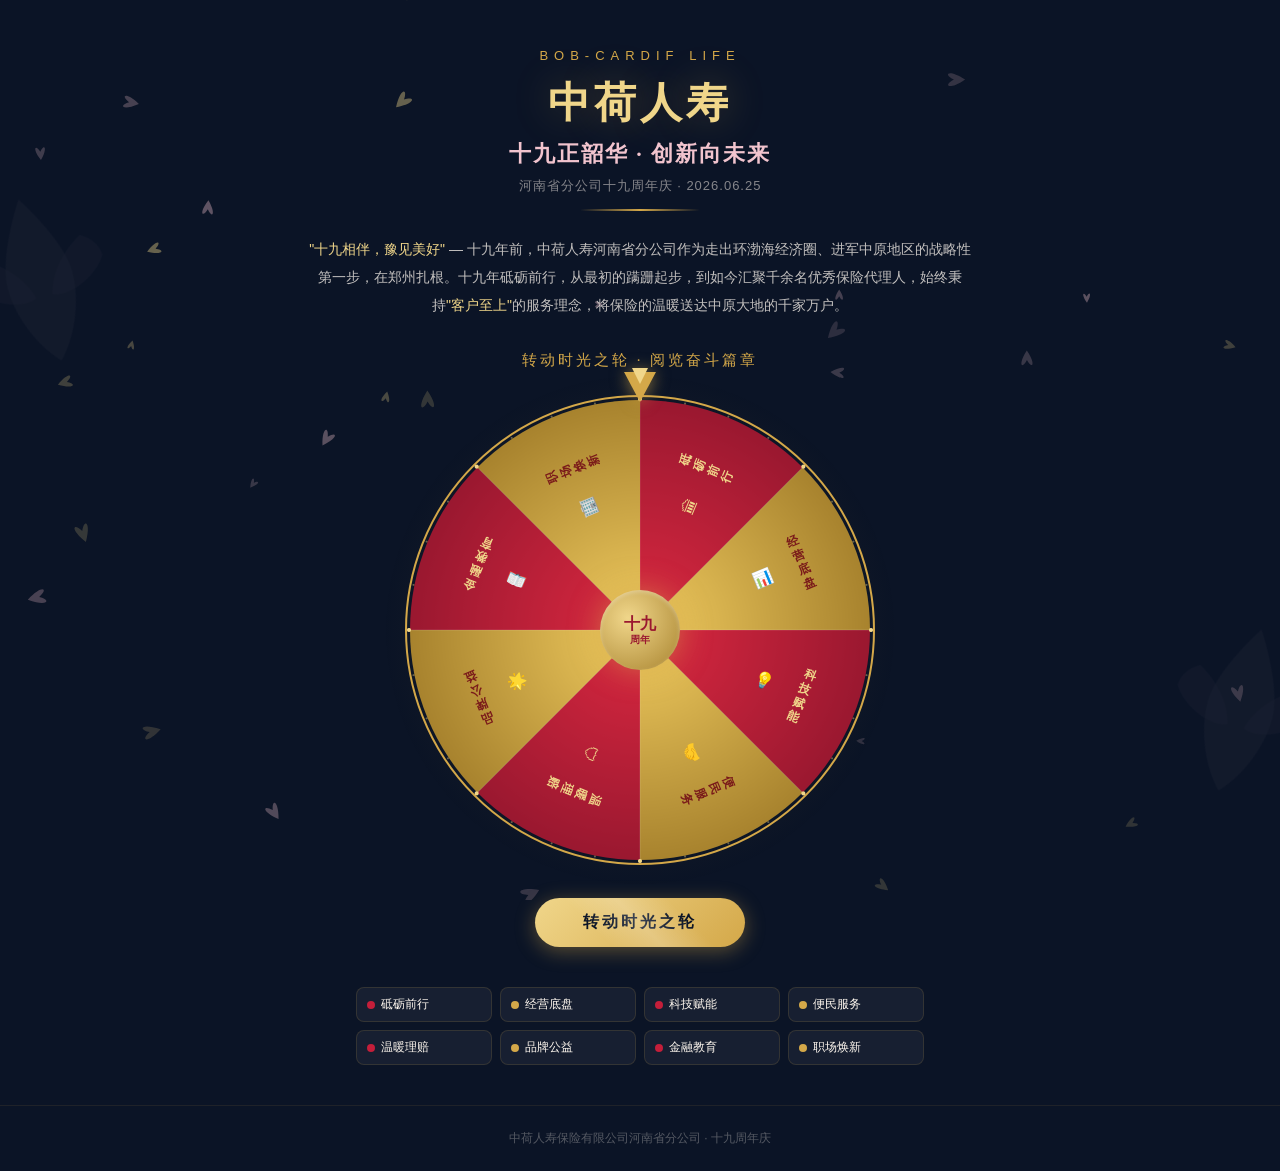
<file: projects/index.html>
<!doctype html>
<html lang="zh-CN">
<head>
  <meta charset="UTF-8" />
  <meta name="viewport" content="width=device-width, initial-scale=1.0" />
  <title>中荷人寿河南省分公司 · 十九周年庆</title>
  <link rel="preconnect" href="https://fonts.googleapis.cn">
  <link rel="preconnect" href="https://fonts.gstatic.cn" crossorigin>
  <link href="https://fonts.googleapis.cn/css2?family=Noto+Sans+SC:wght@400;500;700&family=Noto+Serif+SC:wght@600;700;900&display=swap" rel="stylesheet">
  <style>
    /* ========== Reset & Variables ========== */
    *, *::before, *::after { margin: 0; padding: 0; box-sizing: border-box; }
    :root {
      --red: #C41E3A;
      --red-deep: #9A1830;
      --gold: #D4A849;
      --gold-light: #F0D68A;
      --gold-dark: #A8832E;
      --bg: #0B1426;
      --bg-light: #121E36;
      --pink: #F2C4CE;
      --warm-white: #FFF8F0;
      --font-title: 'Noto Serif SC', 'Songti SC', serif;
      --font-body: 'Noto Sans SC', 'PingFang SC', sans-serif;
    }
    html { scroll-behavior: smooth; }
    body {
      font-family: var(--font-body);
      background: var(--bg);
      color: var(--warm-white);
      overflow-x: hidden;
      min-height: 100vh;
      -webkit-font-smoothing: antialiased;
    }

    /* ========== Particles Canvas ========== */
    #particleCanvas {
      position: fixed; top: 0; left: 0; width: 100%; height: 100%;
      pointer-events: none; z-index: 1;
    }

    /* ========== Page Structure ========== */
    .page { position: relative; z-index: 2; min-height: 100vh; display: flex; flex-direction: column; align-items: center; }

    /* ========== Header ========== */
    .header {
      text-align: center; padding: 48px 24px 16px; position: relative;
    }
    .header::after {
      content: ''; position: absolute; bottom: 0; left: 50%; transform: translateX(-50%);
      width: 120px; height: 2px;
      background: linear-gradient(90deg, transparent, var(--gold), transparent);
    }
    .brand-en {
      font-family: var(--font-body); font-size: 13px; letter-spacing: 6px;
      color: var(--gold); text-transform: uppercase; margin-bottom: 12px; font-weight: 500;
    }
    .brand-cn {
      font-family: var(--font-title); font-size: clamp(28px, 5vw, 42px);
      font-weight: 900; color: var(--gold-light);
      text-shadow: 0 0 40px rgba(212,168,73,0.3);
      margin-bottom: 8px; letter-spacing: 4px;
    }
    .brand-sub {
      font-family: var(--font-title); font-size: clamp(16px, 3vw, 22px);
      font-weight: 600; color: var(--pink); margin-bottom: 6px; letter-spacing: 2px;
    }
    .brand-date {
      font-size: 13px; color: rgba(255,248,240,0.5); margin-top: 8px; letter-spacing: 1px;
    }

    /* ========== Intro Section ========== */
    .intro {
      max-width: 720px; padding: 24px 24px 8px; text-align: center;
      font-size: 14px; line-height: 2; color: rgba(255,248,240,0.75);
    }
    .intro em {
      font-style: normal; color: var(--gold-light); font-weight: 500;
    }

    /* ========== Wheel Section ========== */
    .wheel-section {
      display: flex; flex-direction: column; align-items: center;
      padding: 24px 16px 40px; position: relative; width: 100%;
    }
    .wheel-hint {
      font-family: var(--font-title); font-size: 15px; color: var(--gold);
      letter-spacing: 3px; margin-bottom: 20px;
      animation: hintPulse 2.5s ease-in-out infinite;
    }
    @keyframes hintPulse {
      0%, 100% { opacity: 0.6; }
      50% { opacity: 1; }
    }

    .wheel-outer {
      position: relative; display: flex; align-items: center; justify-content: center;
    }

    /* Glow ring around wheel */
    .wheel-glow {
      position: absolute; width: calc(100% + 40px); height: calc(100% + 40px);
      border-radius: 50%;
      background: radial-gradient(circle, rgba(212,168,73,0.15) 0%, transparent 70%);
      animation: glowPulse 3s ease-in-out infinite;
      pointer-events: none;
    }
    @keyframes glowPulse {
      0%, 100% { transform: scale(1); opacity: 0.6; }
      50% { transform: scale(1.06); opacity: 1; }
    }

    /* Pointer */
    .pointer {
      position: absolute; top: -18px; left: 50%; transform: translateX(-50%);
      z-index: 20; width: 0; height: 0;
      border-left: 16px solid transparent; border-right: 16px solid transparent;
      border-top: 30px solid var(--gold);
      filter: drop-shadow(0 2px 8px rgba(212,168,73,0.6));
    }
    .pointer::after {
      content: ''; position: absolute; top: -34px; left: -8px;
      width: 0; height: 0;
      border-left: 8px solid transparent; border-right: 8px solid transparent;
      border-top: 16px solid var(--gold-light);
    }

    /* Wheel container that rotates */
    .wheel-wrapper {
      width: clamp(300px, 75vw, 480px); height: clamp(300px, 75vw, 480px);
      position: relative; border-radius: 50%;
      transition: transform 4s cubic-bezier(0.17, 0.67, 0.08, 0.98);
      will-change: transform;
    }
    .wheel-wrapper.spinning {
      transition: transform 5s cubic-bezier(0.12, 0.7, 0.06, 0.98);
    }
    .wheel-wrapper canvas {
      width: 100%; height: 100%; border-radius: 50%;
    }

    /* Center hub */
    .wheel-center {
      position: absolute; top: 50%; left: 50%; transform: translate(-50%, -50%);
      width: 80px; height: 80px; border-radius: 50%; z-index: 10;
      background: radial-gradient(circle at 35% 35%, var(--gold-light), var(--gold-dark));
      box-shadow: 0 0 30px rgba(212,168,73,0.5), inset 0 2px 4px rgba(255,255,255,0.3);
      display: flex; align-items: center; justify-content: center;
      flex-direction: column; cursor: pointer;
    }
    .wheel-center-text {
      font-family: var(--font-title); font-size: 16px; font-weight: 900;
      color: var(--red-deep); line-height: 1.2; text-align: center;
    }
    .wheel-center-text small { font-size: 10px; font-weight: 600; display: block; }

    /* Spin button */
    .spin-btn {
      margin-top: 28px; padding: 14px 48px;
      font-family: var(--font-title); font-size: 16px; font-weight: 700;
      color: var(--bg); letter-spacing: 3px;
      background: linear-gradient(135deg, var(--gold-light), var(--gold));
      border: none; border-radius: 50px; cursor: pointer;
      box-shadow: 0 4px 20px rgba(212,168,73,0.4);
      transition: all 0.3s ease; position: relative; overflow: hidden;
    }
    .spin-btn:hover {
      transform: translateY(-2px); box-shadow: 0 6px 30px rgba(212,168,73,0.6);
    }
    .spin-btn:active { transform: translateY(0); }
    .spin-btn:disabled {
      opacity: 0.5; cursor: not-allowed; transform: none;
      box-shadow: 0 2px 10px rgba(212,168,73,0.2);
    }
    .spin-btn::after {
      content: ''; position: absolute; top: -50%; left: -50%;
      width: 200%; height: 200%;
      background: linear-gradient(45deg, transparent 40%, rgba(255,255,255,0.2) 50%, transparent 60%);
      animation: btnShine 3s ease-in-out infinite;
    }
    @keyframes btnShine {
      0% { transform: translateX(-100%) rotate(45deg); }
      30%, 100% { transform: translateX(100%) rotate(45deg); }
    }

    /* ========== Overlay & Content Card ========== */
    .overlay {
      position: fixed; top: 0; left: 0; width: 100%; height: 100%;
      background: rgba(11,20,38,0.85); backdrop-filter: blur(8px);
      z-index: 100; display: flex; align-items: center; justify-content: center;
      opacity: 0; pointer-events: none;
      transition: opacity 0.4s ease; padding: 24px;
    }
    .overlay.active { opacity: 1; pointer-events: auto; }

    .content-card {
      background: var(--warm-white); border-radius: 16px; padding: 36px 32px;
      max-width: 600px; width: 100%; max-height: 80vh; overflow-y: auto;
      color: #2A1A1A; position: relative;
      transform: translateY(60px); opacity: 0;
      transition: transform 0.5s cubic-bezier(0.22, 1, 0.36, 1), opacity 0.5s ease;
      box-shadow: 0 20px 60px rgba(0,0,0,0.4);
    }
    .overlay.active .content-card { transform: translateY(0); opacity: 1; }

    .content-card::-webkit-scrollbar { width: 4px; }
    .content-card::-webkit-scrollbar-track { background: transparent; }
    .content-card::-webkit-scrollbar-thumb { background: var(--gold); border-radius: 2px; }

    .card-header {
      display: flex; align-items: center; gap: 12px; margin-bottom: 20px;
      padding-bottom: 16px; border-bottom: 2px solid var(--gold);
    }
    .card-icon {
      width: 48px; height: 48px; border-radius: 12px; display: flex;
      align-items: center; justify-content: center; font-size: 24px;
      background: linear-gradient(135deg, var(--red), var(--red-deep));
      color: var(--gold-light); flex-shrink: 0;
    }
    .card-title {
      font-family: var(--font-title); font-size: 22px; font-weight: 700;
      color: var(--red); line-height: 1.3;
    }
    .card-subtitle {
      font-size: 13px; color: var(--gold-dark); margin-top: 2px;
    }

    .card-body { font-size: 15px; line-height: 2; color: #3A2A2A; }
    .card-body p { margin-bottom: 14px; text-indent: 2em; }
    .card-body p:last-child { margin-bottom: 0; }
    .card-body .highlight {
      color: var(--red); font-weight: 600;
    }
    .card-body .stat {
      display: inline-block; background: linear-gradient(135deg, #FFF5E6, #FFE8C8);
      padding: 2px 10px; border-radius: 6px; font-weight: 700;
      color: var(--red-deep); font-size: 14px; margin: 0 2px;
      border: 1px solid rgba(212,168,73,0.3);
    }

    .close-btn {
      position: absolute; top: 16px; right: 16px; width: 36px; height: 36px;
      border-radius: 50%; border: 2px solid rgba(196,30,58,0.2);
      background: transparent; color: var(--red); font-size: 20px;
      cursor: pointer; display: flex; align-items: center; justify-content: center;
      transition: all 0.2s ease; line-height: 1;
    }
    .close-btn:hover {
      background: var(--red); color: white; border-color: var(--red);
    }

    /* ========== Segment Legend ========== */
    .legend {
      display: grid; grid-template-columns: repeat(4, 1fr); gap: 8px;
      max-width: 600px; width: 100%; padding: 0 16px 40px;
    }
    .legend-item {
      display: flex; align-items: center; gap: 6px; padding: 8px 10px;
      background: rgba(255,248,240,0.05); border-radius: 8px;
      border: 1px solid rgba(212,168,73,0.15); cursor: pointer;
      transition: all 0.3s ease; font-size: 12px;
    }
    .legend-item:hover {
      background: rgba(212,168,73,0.12); border-color: var(--gold);
      transform: translateY(-1px);
    }
    .legend-dot {
      width: 8px; height: 8px; border-radius: 50%; flex-shrink: 0;
    }
    .legend-dot.red { background: var(--red); }
    .legend-dot.gold { background: var(--gold); }

    /* ========== Footer ========== */
    .footer {
      text-align: center; padding: 24px; font-size: 12px;
      color: rgba(255,248,240,0.3); border-top: 1px solid rgba(212,168,73,0.1);
      width: 100%; margin-top: auto;
    }

    /* ========== Responsive ========== */
    @media (max-width: 640px) {
      .header { padding: 32px 16px 12px; }
      .brand-en { font-size: 11px; letter-spacing: 4px; }
      .intro { font-size: 13px; padding: 16px 16px 4px; }
      .wheel-center { width: 60px; height: 60px; }
      .wheel-center-text { font-size: 13px; }
      .wheel-center-text small { font-size: 8px; }
      .spin-btn { padding: 12px 36px; font-size: 14px; }
      .content-card { padding: 28px 20px; }
      .card-title { font-size: 18px; }
      .card-body { font-size: 14px; }
      .legend { grid-template-columns: repeat(2, 1fr); gap: 6px; }
      .pointer { top: -14px; border-left-width: 12px; border-right-width: 12px; border-top-width: 24px; }
      .pointer::after { top: -28px; border-left-width: 6px; border-right-width: 6px; border-top-width: 12px; }
    }

    /* ========== Selection indicator ========== */
    .segment-active {
      animation: segmentGlow 1.5s ease-in-out infinite;
    }
    @keyframes segmentGlow {
      0%, 100% { filter: brightness(1); }
      50% { filter: brightness(1.3); }
    }

    /* ========== Lotus decorative SVG ========== */
    .lotus-deco {
      position: fixed; pointer-events: none; z-index: 0; opacity: 0.06;
    }
    .lotus-deco.left { left: -60px; top: 20%; width: 200px; transform: rotate(-15deg); }
    .lotus-deco.right { right: -60px; bottom: 10%; width: 200px; transform: rotate(15deg); }
  </style>
</head>
<body>
  <!-- Petal particles -->
  <canvas id="particleCanvas"></canvas>

  <!-- Decorative lotus SVGs -->
  <svg class="lotus-deco left" viewBox="0 0 120 120" fill="none">
    <path d="M60 10 C60 10 80 40 80 60 C80 80 70 100 60 110 C50 100 40 80 40 60 C40 40 60 10 60 10Z" fill="#F2C4CE" opacity="0.5"/>
    <path d="M30 40 C30 40 50 50 55 70 C45 75 25 65 20 55 C20 45 30 40 30 40Z" fill="#F2C4CE" opacity="0.4"/>
    <path d="M90 40 C90 40 70 50 65 70 C75 75 95 65 100 55 C100 45 90 40 90 40Z" fill="#F2C4CE" opacity="0.4"/>
  </svg>
  <svg class="lotus-deco right" viewBox="0 0 120 120" fill="none">
    <path d="M60 10 C60 10 80 40 80 60 C80 80 70 100 60 110 C50 100 40 80 40 60 C40 40 60 10 60 10Z" fill="#F2C4CE" opacity="0.5"/>
    <path d="M30 40 C30 40 50 50 55 70 C45 75 25 65 20 55 C20 45 30 40 30 40Z" fill="#F2C4CE" opacity="0.4"/>
    <path d="M90 40 C90 40 70 50 65 70 C75 75 95 65 100 55 C100 45 90 40 90 40Z" fill="#F2C4CE" opacity="0.4"/>
  </svg>

  <div class="page">
    <!-- Header -->
    <header class="header">
      <div class="brand-en">BOB-CARDIF LIFE</div>
      <h1 class="brand-cn">中荷人寿</h1>
      <div class="brand-sub">十九正韶华 · 创新向未来</div>
      <div class="brand-date">河南省分公司十九周年庆 · 2026.06.25</div>
    </header>

    <!-- Intro -->
    <section class="intro">
      <em>"十九相伴，豫见美好"</em> — 十九年前，中荷人寿河南省分公司作为走出环渤海经济圈、进军中原地区的战略性第一步，在郑州扎根。十九年砥砺前行，从最初的蹒跚起步，到如今汇聚千余名优秀保险代理人，始终秉持<em>"客户至上"</em>的服务理念，将保险的温暖送达中原大地的千家万户。
    </section>

    <!-- Wheel -->
    <section class="wheel-section">
      <div class="wheel-hint">转动时光之轮 · 阅览奋斗篇章</div>
      <div class="wheel-outer">
        <div class="wheel-glow"></div>
        <div class="pointer"></div>
        <div class="wheel-wrapper" id="wheelWrapper">
          <canvas id="wheelCanvas" width="960" height="960"></canvas>
        </div>
        <div class="wheel-center" id="wheelCenter">
          <div class="wheel-center-text">十九<small>周年</small></div>
        </div>
      </div>
      <button class="spin-btn" id="spinBtn">转动时光之轮</button>
    </section>

    <!-- Legend -->
    <div class="legend" id="legend"></div>

    <!-- Footer -->
    <footer class="footer">
      中荷人寿保险有限公司河南省分公司 · 十九周年庆
    </footer>
  </div>

  <!-- Content overlay -->
  <div class="overlay" id="overlay">
    <div class="content-card" id="contentCard">
      <button class="close-btn" id="closeBtn">&times;</button>
      <div class="card-header">
        <div class="card-icon" id="cardIcon"></div>
        <div>
          <div class="card-title" id="cardTitle"></div>
          <div class="card-subtitle" id="cardSubtitle"></div>
        </div>
      </div>
      <div class="card-body" id="cardBody"></div>
    </div>
  </div>

  <script>
    /* ========== Segment Data ========== */
    const segments = [
      {
        label: '砥砺前行',
        icon: '🏛',
        subtitle: '扎根中原十九年',
        color: 'red',
        body: `<p>2026年6月25日，中荷人寿河南省分公司迎来成立十九周年，以<span class="highlight">"十九相伴，豫见美好"</span>为主题的十九周年庆正式拉开帷幕。</p>
<p>十九年前，中荷人寿河南省分公司作为中荷人寿保险有限公司走出环渤海经济圈、进军中原地区的战略性第一步，在郑州扎根。十九年砥砺前行，从最初的蹒跚起步，到如今拥有郑州、洛阳、焦作、安阳、南阳五家中心支公司和三家营销服务部，汇聚<span class="stat">千余名</span>优秀保险代理人，始终秉持"客户至上"的服务理念，将保险的温暖送达中原大地的千家万户。</p>`
      },
      {
        label: '经营底盘',
        icon: '📊',
        subtitle: '专业力量熠熠生辉',
        color: 'gold',
        body: `<p>十九年来，分公司以高质量党建为引领，将党建与公司治理、业务经营、风险防控深度融合，以<span class="highlight">"诚信、担当、创新、共赢"</span>的核心价值观为坐标，夯实发展底盘，各业务渠道齐头并进。</p>
<p>个险渠道创新场景化营销服务，推出<span class="stat">"中荷创享家"</span>品牌，落地"共创共好 共享未来"人才发展理念；银保渠道新签约浦发、民生、华夏、双邮等合作银行，合作版图持续扩大；经代渠道实现从"一司一策"到"一人一策"的精准化营销服务；团险渠道深化个团协同，打开企业服务新空间。</p>
<p>人才是公司发展的根基。分公司以<span class="highlight">"军队纪律、学校成长、球队协作、家庭温暖"</span>的组织文化为牵引，系统性推进人才梯队建设，让这支专业、敬业、有温度的队伍，书写了分公司稳步向上的奋进答卷。</p>`
      },
      {
        label: '科技赋能',
        icon: '💡',
        subtitle: '打造智慧服务新体验',
        color: 'red',
        body: `<p>在数字化转型浪潮中，分公司积极拥抱科技变革，持续推进服务创新。依托中荷人寿<span class="stat">"金融知识云展厅"</span>，运用VR技术打造沉浸式金融教育平台，让客户足不出户即可学习金融保险知识。</p>
<p>同时，通过"中荷人寿"服务号、智能语音机器人<span class="stat">"小荷"</span>等数字化工具，实现人机交互、智能应答，让服务触手可及，用<span class="highlight">"暖、快、简"</span>的服务方式兑现每一份承诺。</p>
<p>在客户服务体验方面，分公司全面推行便民举措，清理非必要证明事项，在营业网点设置服务指引，让客户办事"少跑路、更省心"。合规经营方面，分公司持续开展合规文化宣传月，组织<span class="stat">"践行合规 固本行远"</span>合规知识测试，在稳健经营底线上稳步前行，以高质量党建引领分公司行稳致远。</p>`
      },
      {
        label: '便民服务',
        icon: '🤝',
        subtitle: '关爱每一个群体',
        color: 'gold',
        body: `<p>分公司打造差异化便民服务体系，在全省网点设立便民服务专区，配备轮椅、老花镜、放大镜、医药箱、导盲杖等设施，开通听障客户书写办理通道；对行动不便者提供上门服务，让特殊群体办事<span class="highlight">"零障碍"</span>。</p>
<p>开设爱心服务窗口，为老年人、现役及退役军人、军属以及特殊人群等提供优先服务；全网点设置中英双语提示牌，配备专业翻译器，让外籍人员享受便捷金融服务。</p>
<p>围绕老年人日常生活场景提供适老化改造评估和智能养老解决方案。持续开展<span class="stat">"睡眠保单"</span>清理工作，主动寻找、服务老客户，不让任何一份托付被遗忘；持续推进重疾住院期间快速理赔，在客户最需要帮助的时刻第一时间伸出援手。</p>
<p>开展<span class="stat">"消保星推官"</span>活动，以创新形式传播"大消保"理念。2025年监管消保评价得分<span class="stat">83.2分</span>，评级二级B，全省排名第6，连续三年稳步提升。</p>`
      },
      {
        label: '温暖理赔',
        icon: '🛡',
        subtitle: '让保障更有温度',
        color: 'red',
        body: `<p>理赔是保险价值兑现的关键时刻。2025年，分公司交出了一份充满温度的服务答卷：全年处理理赔案件<span class="stat">1.7万件</span>，赔付总金额高达<span class="stat">1.46亿元</span>。理赔申请支付时效仅为<span class="stat">1.22天</span>，出险支付时效为<span class="stat">45.71天</span>，以行业领先的效率守护客户权益。</p>
<p>凭借扎实的服务数据与客户真切的口碑，分公司荣膺<span class="highlight">"2025年最受消费者好评的理赔服务机构"</span>。</p>
<p>高效、温暖的理赔服务背后，是一个个鲜活的守护故事：为罹患重疾的客户在两年多时间里累计赔付三十余次、赔付总额近<span class="stat">26万元</span>，该案例入选"河南保险业典型赔案"；客户王先生罹患急性心梗，仅用一天即完成<span class="stat">30万元</span>重疾赔付并豁免后续14万余元保费；客户李先生突发重疾，仅<span class="stat">5小时</span>即完成41万元理赔款到账，客户含泪感慨<span class="highlight">"中荷人寿是我生命中的曙光"</span>。</p>`
      },
      {
        label: '品牌公益',
        icon: '🌟',
        subtitle: '声量持续扩大 · 步履不停',
        color: 'gold',
        body: `<p>分公司在郑州、洛阳两地共<span class="stat">5家高端影院</span>的<span class="stat">41个影厅</span>投放温情广告，通过极具视觉冲击力和情感共鸣的短片，向中原消费者深度传递品牌价值与<span class="highlight">"稳健规划，共享成长"</span>的品牌理念。</p>
<p>在郑州国贸360、正弘城等商圈公交候车亭刊发公司主题形象海报，依托花园路城市动脉日均巨大流量，让品牌"走上街头、融入生活"。高管受邀走进大象新闻品牌栏目《财经TALK》，直播浏览量突破<span class="stat">10万+</span>。</p>
<p>取之于斯，反哺于斯。2025年，分公司开展公益活动累计服务<span class="stat">千余人次</span>，形成<span class="stat">"星光计划"</span><span class="stat">"乡村振兴助力计划"</span><span class="stat">"暖冬行动"</span>等系统化公益矩阵。<span class="stat">"保蓓公益行"</span>志愿者队伍先后走进洛阳、登封等多所乡村学校，河南省红十字会专程致信感谢，盛赞分公司的"真诚与创新"。</p>`
      },
      {
        label: '金融教育',
        icon: '📖',
        subtitle: '守护百姓"钱袋子"',
        color: 'red',
        body: `<p>分公司构建<span class="highlight">"阵地化 + 场景化 + 线上化"</span>金融教育体系，在全省<span class="stat">9个网点</span>打造"金融知识加油站"。2025年，深入农村、社区、学校、企业、商圈开展"保险五进入"活动，聚焦"一老一少一新"群体。</p>
<p>精心策划<span class="stat">"荷您说风险"</span>系列原创金融风险提示短剧，以生动剧情传递金融知识。</p>
<p>在郑东新区生命科学园，联合多家金融单位开展"保障金融权益 助力美好生活"主题宣传，为老年群体打造沉浸式反诈体验。在郑州新世界百货、熙地港、金融岛等商圈，分公司领导班子化身"金融讲师"，结合热映影片剧情剖析"高息理财""代理退保"等骗局特征，让金融知识如"爆米花"般融入日常生活。全年举办线下金融教育宣传<span class="stat">近百场</span>。</p>`
      },
      {
        label: '职场焕新',
        icon: '🏢',
        subtitle: '筑梦新起点',
        color: 'gold',
        body: `<p>过去一年，洛阳中支、巩义营服职场搬迁升级，全新<span class="stat">2.0职场</span>亮相中原；分公司直播间正式投用，为数字化服务提供新阵地。</p>
<p>目前，分公司新职场装修进入收尾阶段，郑州中支新址开工在即，登封营服改造正稳步推进。更好的环境，意味着更高的标准和更强的干劲。</p>
<p><span class="highlight">十九正韶华，扬帆再出发。</span>站在十九周年的新起点上，中荷人寿河南省分公司将继续以热爱致初心、以实干赴远方，凝聚共识、脚踏实地，持续深耕中原大地，用科技提升服务效率，用温度守护每一份托付，用责任书写金融为民的生动答卷，为河南百姓的美好生活保驾护航。</p>`
      }
    ];

    const SEG_COUNT = segments.length;
    const SEG_ANGLE = 360 / SEG_COUNT; // 45 degrees

    /* ========== Draw Wheel ========== */
    const canvas = document.getElementById('wheelCanvas');
    const ctx = canvas.getContext('2d');
    const SIZE = 960;
    const CENTER = SIZE / 2;
    const RADIUS = SIZE / 2 - 20;

    function drawWheel() {
      ctx.clearRect(0, 0, SIZE, SIZE);

      // Draw outer ring
      ctx.beginPath();
      ctx.arc(CENTER, CENTER, RADIUS + 8, 0, Math.PI * 2);
      ctx.strokeStyle = '#D4A849';
      ctx.lineWidth = 4;
      ctx.stroke();

      // Draw segments
      for (let i = 0; i < SEG_COUNT; i++) {
        const startAngle = (i * SEG_ANGLE - 90) * Math.PI / 180;
        const endAngle = ((i + 1) * SEG_ANGLE - 90) * Math.PI / 180;
        const isRed = segments[i].color === 'red';

        // Segment fill
        ctx.beginPath();
        ctx.moveTo(CENTER, CENTER);
        ctx.arc(CENTER, CENTER, RADIUS, startAngle, endAngle);
        ctx.closePath();

        // Gradient fill
        const midAngle = ((i + 0.5) * SEG_ANGLE - 90) * Math.PI / 180;
        const gx = CENTER + RADIUS * 0.5 * Math.cos(midAngle);
        const gy = CENTER + RADIUS * 0.5 * Math.sin(midAngle);
        const grad = ctx.createRadialGradient(CENTER, CENTER, 60, CENTER, CENTER, RADIUS);
        if (isRed) {
          grad.addColorStop(0, '#D4273F');
          grad.addColorStop(1, '#9A1830');
        } else {
          grad.addColorStop(0, '#E8C35A');
          grad.addColorStop(1, '#A8832E');
        }
        ctx.fillStyle = grad;
        ctx.fill();

        // Segment border
        ctx.beginPath();
        ctx.moveTo(CENTER, CENTER);
        ctx.arc(CENTER, CENTER, RADIUS, startAngle, startAngle);
        ctx.lineTo(CENTER + RADIUS * Math.cos(startAngle), CENTER + RADIUS * Math.sin(startAngle));
        ctx.strokeStyle = 'rgba(255,248,240,0.2)';
        ctx.lineWidth = 1.5;
        ctx.stroke();

        // Draw segment text
        ctx.save();
        ctx.translate(CENTER, CENTER);
        ctx.rotate(midAngle);
        ctx.textAlign = 'center';
        ctx.textBaseline = 'middle';

        // Icon
        ctx.font = '32px sans-serif';
        ctx.fillStyle = isRed ? '#F0D68A' : '#5A1A1A';
        ctx.fillText(segments[i].icon, RADIUS * 0.58, 0);

        // Label
        ctx.font = '700 24px "Noto Serif SC", "Songti SC", serif';
        ctx.fillStyle = isRed ? '#F0D68A' : '#7A1A1A';
        const label = segments[i].label;
        // Draw each character vertically
        for (let c = 0; c < label.length; c++) {
          ctx.fillText(label[c], RADIUS * 0.76, (c - (label.length - 1) / 2) * 30);
        }

        ctx.restore();
      }

      // Inner decorative ring
      ctx.beginPath();
      ctx.arc(CENTER, CENTER, 52, 0, Math.PI * 2);
      ctx.strokeStyle = 'rgba(212,168,73,0.5)';
      ctx.lineWidth = 2;
      ctx.stroke();

      // Outer decorative dots
      for (let i = 0; i < 32; i++) {
        const angle = (i * 11.25) * Math.PI / 180;
        const dotR = i % 4 === 0 ? 4 : 2;
        ctx.beginPath();
        ctx.arc(
          CENTER + (RADIUS + 2) * Math.cos(angle),
          CENTER + (RADIUS + 2) * Math.sin(angle),
          dotR, 0, Math.PI * 2
        );
        ctx.fillStyle = i % 4 === 0 ? '#F0D68A' : 'rgba(240,214,138,0.4)';
        ctx.fill();
      }
    }

    drawWheel();

    /* ========== Build Legend ========== */
    const legendEl = document.getElementById('legend');
    segments.forEach((seg, i) => {
      const item = document.createElement('div');
      item.className = 'legend-item';
      item.innerHTML = `<span class="legend-dot ${seg.color}"></span><span>${seg.label}</span>`;
      item.addEventListener('click', () => showContent(i));
      legendEl.appendChild(item);
    });

    /* ========== Spin Logic ========== */
    const wheelWrapper = document.getElementById('wheelWrapper');
    const spinBtn = document.getElementById('spinBtn');
    const wheelCenter = document.getElementById('wheelCenter');
    let currentRotation = 0;
    let isSpinning = false;

    function spinWheel() {
      if (isSpinning) return;
      isSpinning = true;
      spinBtn.disabled = true;

      // Random 5-8 full rotations + random offset
      const extraRotations = 5 + Math.floor(Math.random() * 4);
      const targetSegment = Math.floor(Math.random() * SEG_COUNT);
      // Calculate the angle so the pointer (at top, -90deg) points to the target segment
      // Segment i center is at (i * 45 + 22.5) degrees from top
      const targetAngle = 360 - (targetSegment * SEG_ANGLE + SEG_ANGLE / 2);
      const totalRotation = extraRotations * 360 + targetAngle;
      currentRotation += totalRotation;

      wheelWrapper.classList.add('spinning');
      wheelWrapper.style.transform = `rotate(${currentRotation}deg)`;

      // After spin ends
      const onEnd = () => {
        isSpinning = false;
        spinBtn.disabled = false;
        wheelWrapper.classList.remove('spinning');
        wheelWrapper.removeEventListener('transitionend', onEnd);
        showContent(targetSegment);
      };
      wheelWrapper.addEventListener('transitionend', onEnd);
    }

    spinBtn.addEventListener('click', spinWheel);
    wheelCenter.addEventListener('click', spinWheel);

    /* ========== Content Display ========== */
    const overlay = document.getElementById('overlay');
    const cardTitle = document.getElementById('cardTitle');
    const cardSubtitle = document.getElementById('cardSubtitle');
    const cardIcon = document.getElementById('cardIcon');
    const cardBody = document.getElementById('cardBody');
    const closeBtn = document.getElementById('closeBtn');

    function showContent(index) {
      const seg = segments[index];
      cardIcon.textContent = seg.icon;
      cardTitle.textContent = seg.label;
      cardSubtitle.textContent = seg.subtitle;
      cardBody.innerHTML = seg.body;
      overlay.classList.add('active');
    }

    function hideContent() {
      overlay.classList.remove('active');
    }

    closeBtn.addEventListener('click', hideContent);
    overlay.addEventListener('click', (e) => {
      if (e.target === overlay) hideContent();
    });
    document.addEventListener('keydown', (e) => {
      if (e.key === 'Escape') hideContent();
    });

    /* ========== Petal Particles ========== */
    const pCanvas = document.getElementById('particleCanvas');
    const pCtx = pCanvas.getContext('2d');
    let petals = [];

    function resizeParticleCanvas() {
      pCanvas.width = window.innerWidth;
      pCanvas.height = window.innerHeight;
    }
    resizeParticleCanvas();
    window.addEventListener('resize', resizeParticleCanvas);

    class Petal {
      constructor() {
        this.reset();
        this.y = Math.random() * pCanvas.height;
      }
      reset() {
        this.x = Math.random() * pCanvas.width;
        this.y = -20;
        this.size = 4 + Math.random() * 8;
        this.speedY = 0.3 + Math.random() * 0.8;
        this.speedX = -0.2 + Math.random() * 0.4;
        this.rotation = Math.random() * Math.PI * 2;
        this.rotSpeed = (Math.random() - 0.5) * 0.02;
        this.opacity = 0.15 + Math.random() * 0.25;
        this.hue = Math.random() > 0.5 ? 350 : 40; // pink or gold
      }
      update() {
        this.y += this.speedY;
        this.x += this.speedX + Math.sin(this.y * 0.005) * 0.3;
        this.rotation += this.rotSpeed;
        if (this.y > pCanvas.height + 20) this.reset();
      }
      draw() {
        pCtx.save();
        pCtx.translate(this.x, this.y);
        pCtx.rotate(this.rotation);
        pCtx.globalAlpha = this.opacity;
        pCtx.beginPath();
        // Draw a petal shape
        pCtx.moveTo(0, 0);
        pCtx.bezierCurveTo(this.size * 0.5, -this.size, this.size, -this.size * 0.5, 0, this.size);
        pCtx.bezierCurveTo(-this.size, -this.size * 0.5, -this.size * 0.5, -this.size, 0, 0);
        if (this.hue === 350) {
          pCtx.fillStyle = '#F2C4CE';
        } else {
          pCtx.fillStyle = '#F0D68A';
        }
        pCtx.fill();
        pCtx.restore();
      }
    }

    // Create petals
    for (let i = 0; i < 35; i++) {
      petals.push(new Petal());
    }

    function animatePetals() {
      pCtx.clearRect(0, 0, pCanvas.width, pCanvas.height);
      petals.forEach(p => {
        p.update();
        p.draw();
      });
      requestAnimationFrame(animatePetals);
    }
    animatePetals();
  </script>
</body>
</html>
</file>
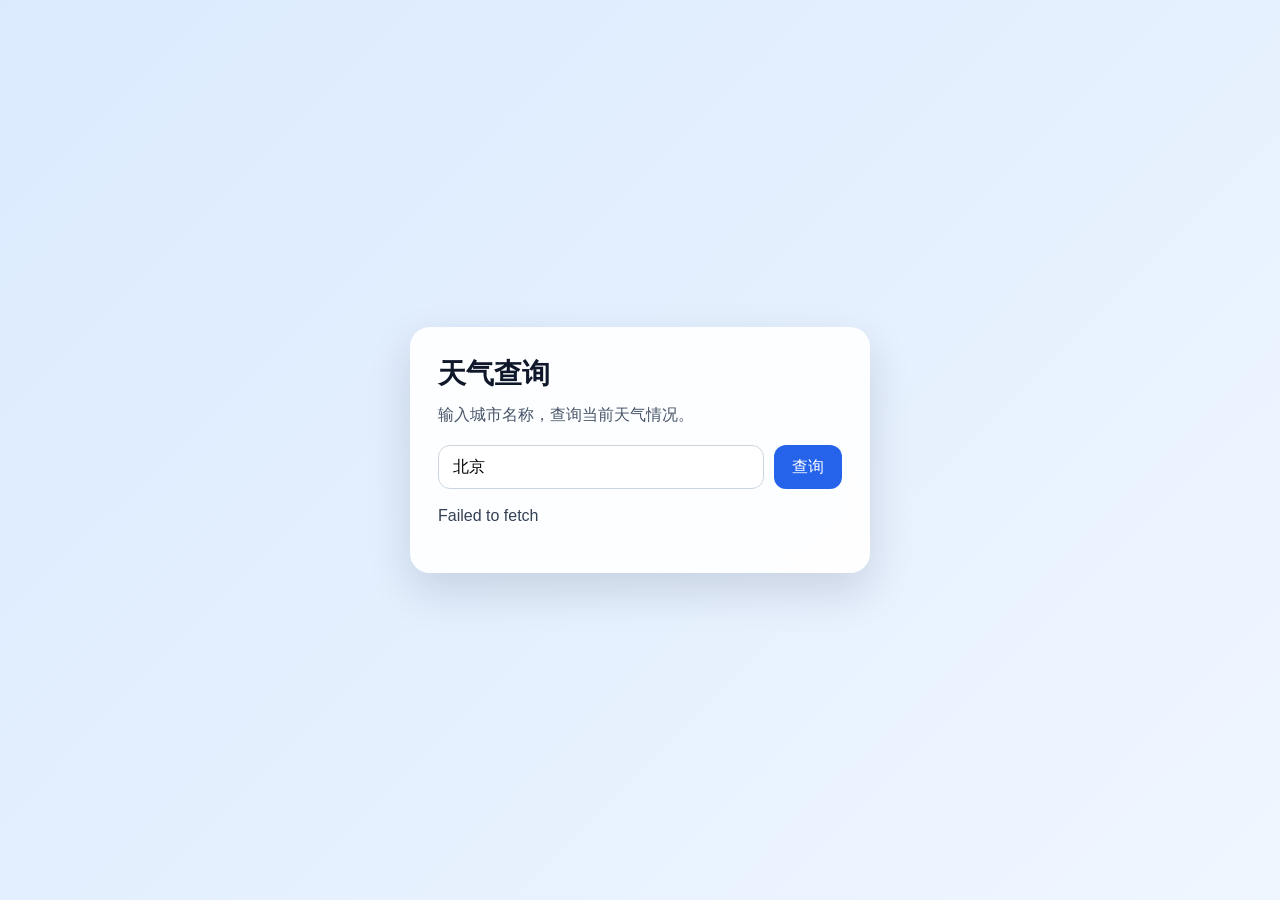
<file: weather.html>
<!DOCTYPE html>
<html lang="zh-CN"><head>
  <meta charset="UTF-8">
  <meta name="viewport" content="width=device-width, initial-scale=1.0">
  <title>天气查询</title>
  <style>
    :root {
      color-scheme: light;
      font-family: Arial, sans-serif;
    }

    * {
      box-sizing: border-box;
    }

    body {
      margin: 0;
      min-height: 100vh;
      display: flex;
      align-items: center;
      justify-content: center;
      background: linear-gradient(135deg, #dbeafe, #eff6ff);
      color: #0f172a;
    }

    .card {
      width: min(92vw, 460px);
      padding: 28px;
      border-radius: 20px;
      background: rgba(255, 255, 255, 0.92);
      box-shadow: 0 18px 45px rgba(15, 23, 42, 0.14);
      backdrop-filter: blur(10px);
    }

    h1 {
      margin: 0 0 10px;
      font-size: 28px;
    }

    p {
      margin: 0 0 18px;
      color: #475569;
      line-height: 1.5;
    }

    .search {
      display: flex;
      gap: 10px;
      margin-bottom: 18px;
    }

    input {
      flex: 1;
      padding: 12px 14px;
      border: 1px solid #cbd5e1;
      border-radius: 12px;
      font-size: 16px;
      outline: none;
    }

    input:focus {
      border-color: #2563eb;
      box-shadow: 0 0 0 4px rgba(37, 99, 235, 0.12);
    }

    button {
      border: none;
      border-radius: 12px;
      padding: 0 18px;
      background: #2563eb;
      color: #fff;
      font-size: 16px;
      cursor: pointer;
    }

    button:hover {
      background: #1d4ed8;
    }

    .status {
      min-height: 24px;
      margin-bottom: 14px;
      color: #334155;
    }

    .result {
      display: none;
      padding: 18px;
      border-radius: 16px;
      background: #f8fafc;
      border: 1px solid #e2e8f0;
    }

    .result.show {
      display: block;
    }

    .city {
      font-size: 22px;
      font-weight: 700;
      margin-bottom: 6px;
    }

    .weather {
      font-size: 18px;
      margin-bottom: 14px;
      color: #1d4ed8;
    }

    .meta {
      display: grid;
      grid-template-columns: repeat(2, minmax(0, 1fr));
      gap: 12px;
    }

    .meta-item {
      padding: 12px;
      border-radius: 12px;
      background: #fff;
      border: 1px solid #e2e8f0;
    }

    .label {
      font-size: 13px;
      color: #64748b;
      margin-bottom: 6px;
    }

    .value {
      font-size: 20px;
      font-weight: 700;
    }
  </style>
</head>
<body>
  <div class="card">
    <h1>天气查询</h1>
    <p style="position: relative;">输入城市名称，查询当前天气情况。</p>

    <div class="search">
      <input id="cityInput" type="text" placeholder="请输入城市名" value="北京">
      <button id="searchButton" type="button">查询</button>
    </div>

    <div class="status" id="status">查询成功</div>

    <div class="result show" id="result">
      <div class="city" id="cityName">北京，中国</div>
      <div class="weather" id="weatherText">大部晴朗</div>
      <div class="meta">
        <div class="meta-item">
          <div class="label">当前温度</div>
          <div class="value" id="temperature">21.9 °C</div>
        </div>
        <div class="meta-item">
          <div class="label">体感/湿度</div>
          <div class="value" id="humidity">42%</div>
        </div>
        <div class="meta-item">
          <div class="label">风速</div>
          <div class="value" id="windSpeed">7 km/h</div>
        </div>
        <div class="meta-item">
          <div class="label">更新时间</div>
          <div class="value" id="updateTime" style="font-size: 14px;">2026-09-08 17:15</div>
        </div>
      </div>
    </div>
  </div>

  <script>
    const statusEl = document.getElementById("status");
    const resultEl = document.getElementById("result");
    const cityInput = document.getElementById("cityInput");
    const searchButton = document.getElementById("searchButton");

    const weatherCodeMap = {
      0: "晴朗",
      1: "大部晴朗",
      2: "局部多云",
      3: "阴天",
      45: "有雾",
      48: "雾凇",
      51: "小毛毛雨",
      53: "毛毛雨",
      55: "强毛毛雨",
      61: "小雨",
      63: "中雨",
      65: "大雨",
      71: "小雪",
      73: "中雪",
      75: "大雪",
      80: "小阵雨",
      81: "中阵雨",
      82: "强阵雨",
      95: "雷暴"
    };

    async function fetchWeather() {
      const city = cityInput.value.trim();
      if (!city) {
        statusEl.textContent = "请输入城市名称";
        resultEl.classList.remove("show");
        return;
      }

      statusEl.textContent = "查询中...";
      resultEl.classList.remove("show");

      try {
        const geoResponse = await fetch(
          `https://geocoding-api.open-meteo.com/v1/search?name=${encodeURIComponent(city)}&count=1&language=zh&format=json`
        );
        const geoData = await geoResponse.json();

        if (!geoData.results || !geoData.results.length) {
          throw new Error("未找到该城市，请换个名称试试。");
        }

        const place = geoData.results[0];
        const weatherResponse = await fetch(
          `https://api.open-meteo.com/v1/forecast?latitude=${place.latitude}&longitude=${place.longitude}&current=temperature_2m,relative_humidity_2m,weather_code,wind_speed_10m&timezone=auto`
        );
        const weatherData = await weatherResponse.json();
        const current = weatherData.current;

        document.getElementById("cityName").textContent =
          `${place.name}${place.country ? "，" + place.country : ""}`;
        document.getElementById("weatherText").textContent =
          weatherCodeMap[current.weather_code] || "天气未知";
        document.getElementById("temperature").textContent =
          `${current.temperature_2m} ${weatherData.current_units.temperature_2m}`;
        document.getElementById("humidity").textContent =
          `${current.relative_humidity_2m}${weatherData.current_units.relative_humidity_2m}`;
        document.getElementById("windSpeed").textContent =
          `${current.wind_speed_10m} ${weatherData.current_units.wind_speed_10m}`;
        document.getElementById("updateTime").textContent = current.time.replace("T", " ");

        resultEl.classList.add("show");
        statusEl.textContent = "查询成功";
      } catch (error) {
        statusEl.textContent = error.message || "查询失败，请稍后重试。";
        resultEl.classList.remove("show");
      }
    }

    searchButton.addEventListener("click", fetchWeather);
    cityInput.addEventListener("keydown", (event) => {
      if (event.key === "Enter") {
        fetchWeather();
      }
    });

    fetchWeather();
  </script>


</body></html>
</file>
